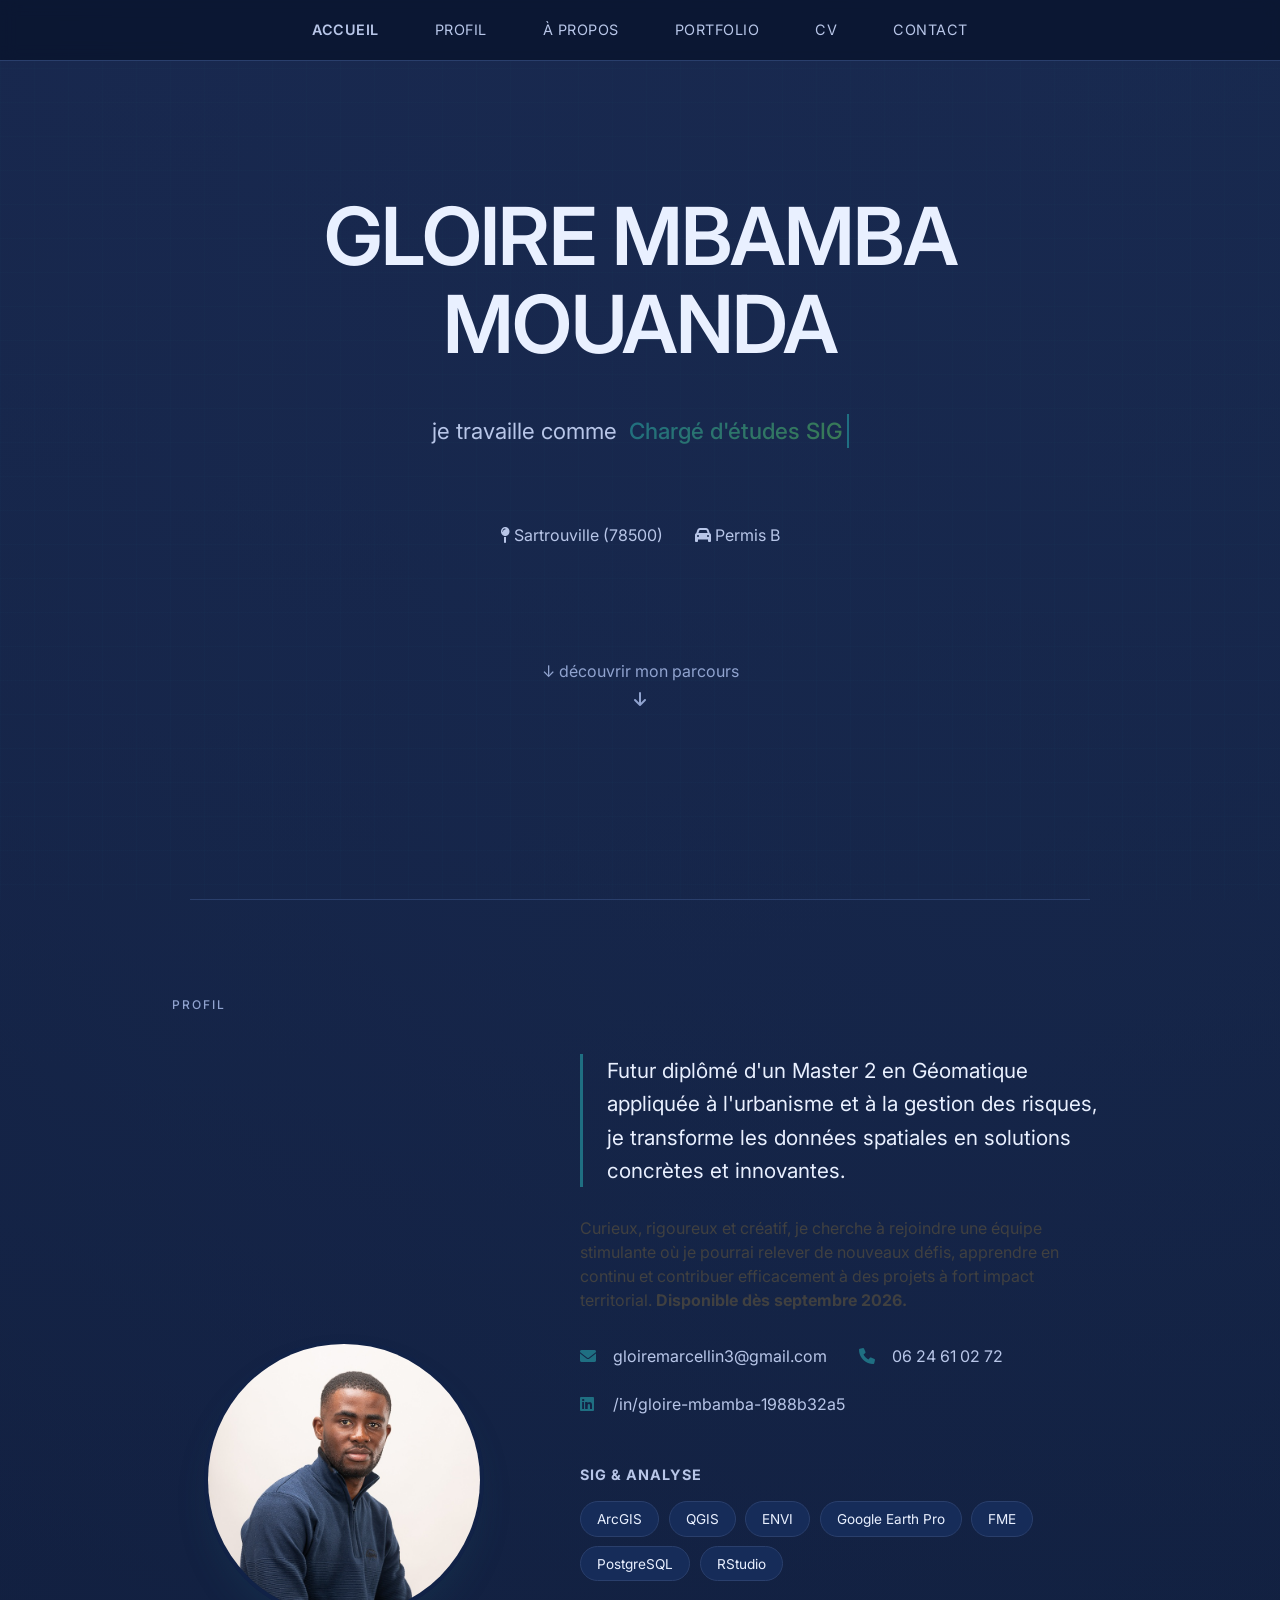
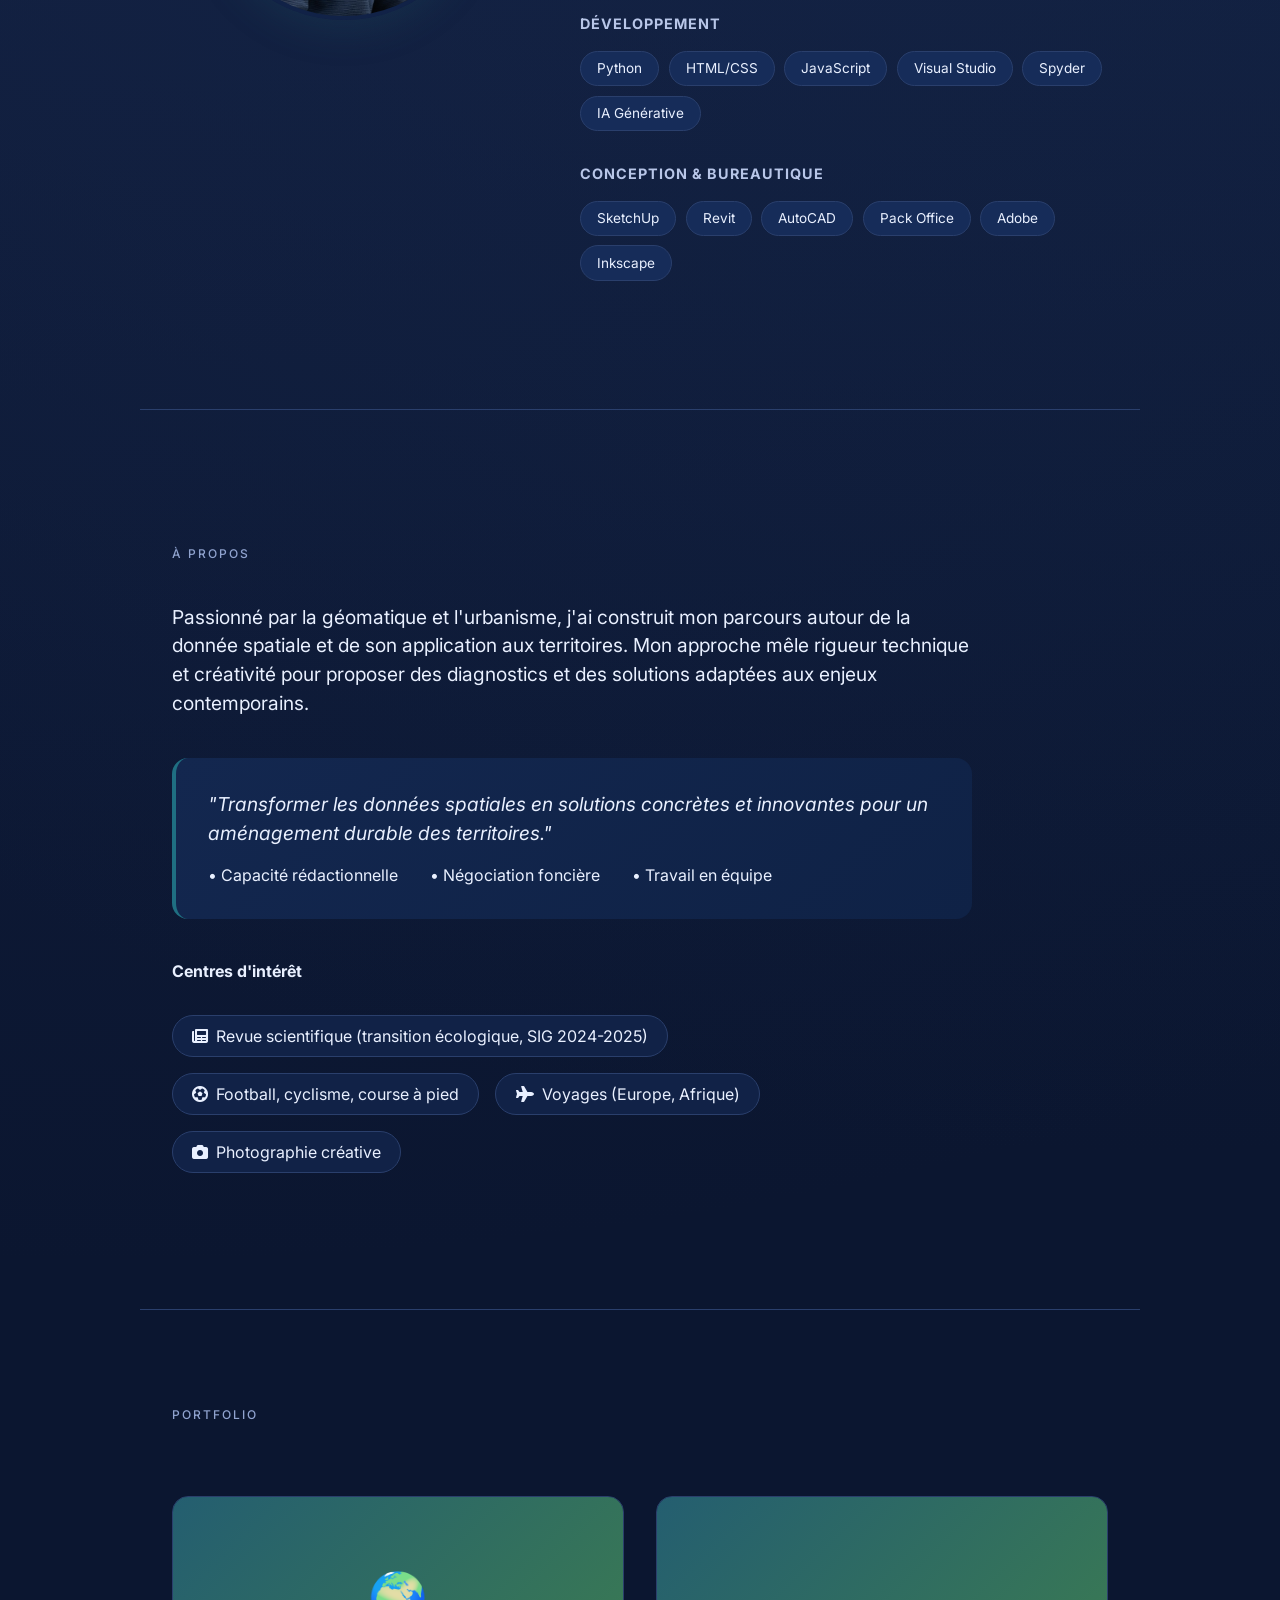
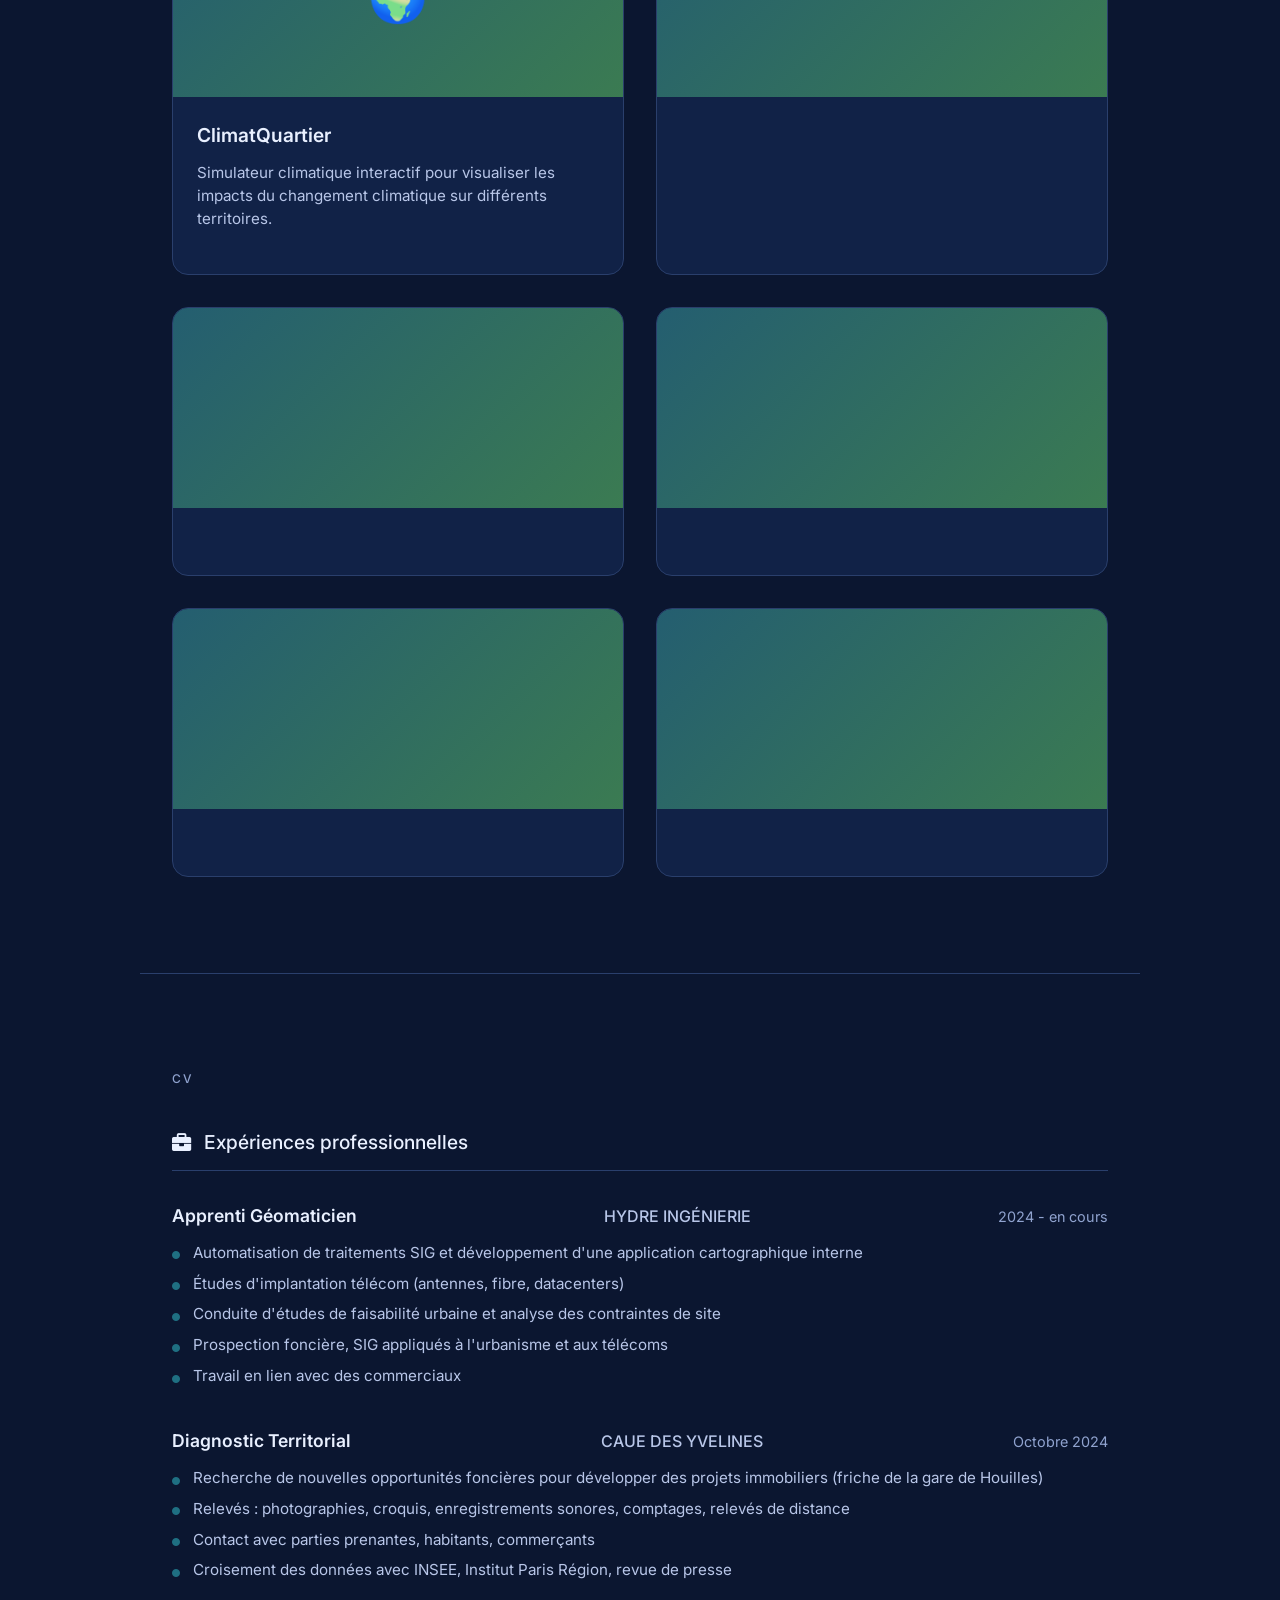
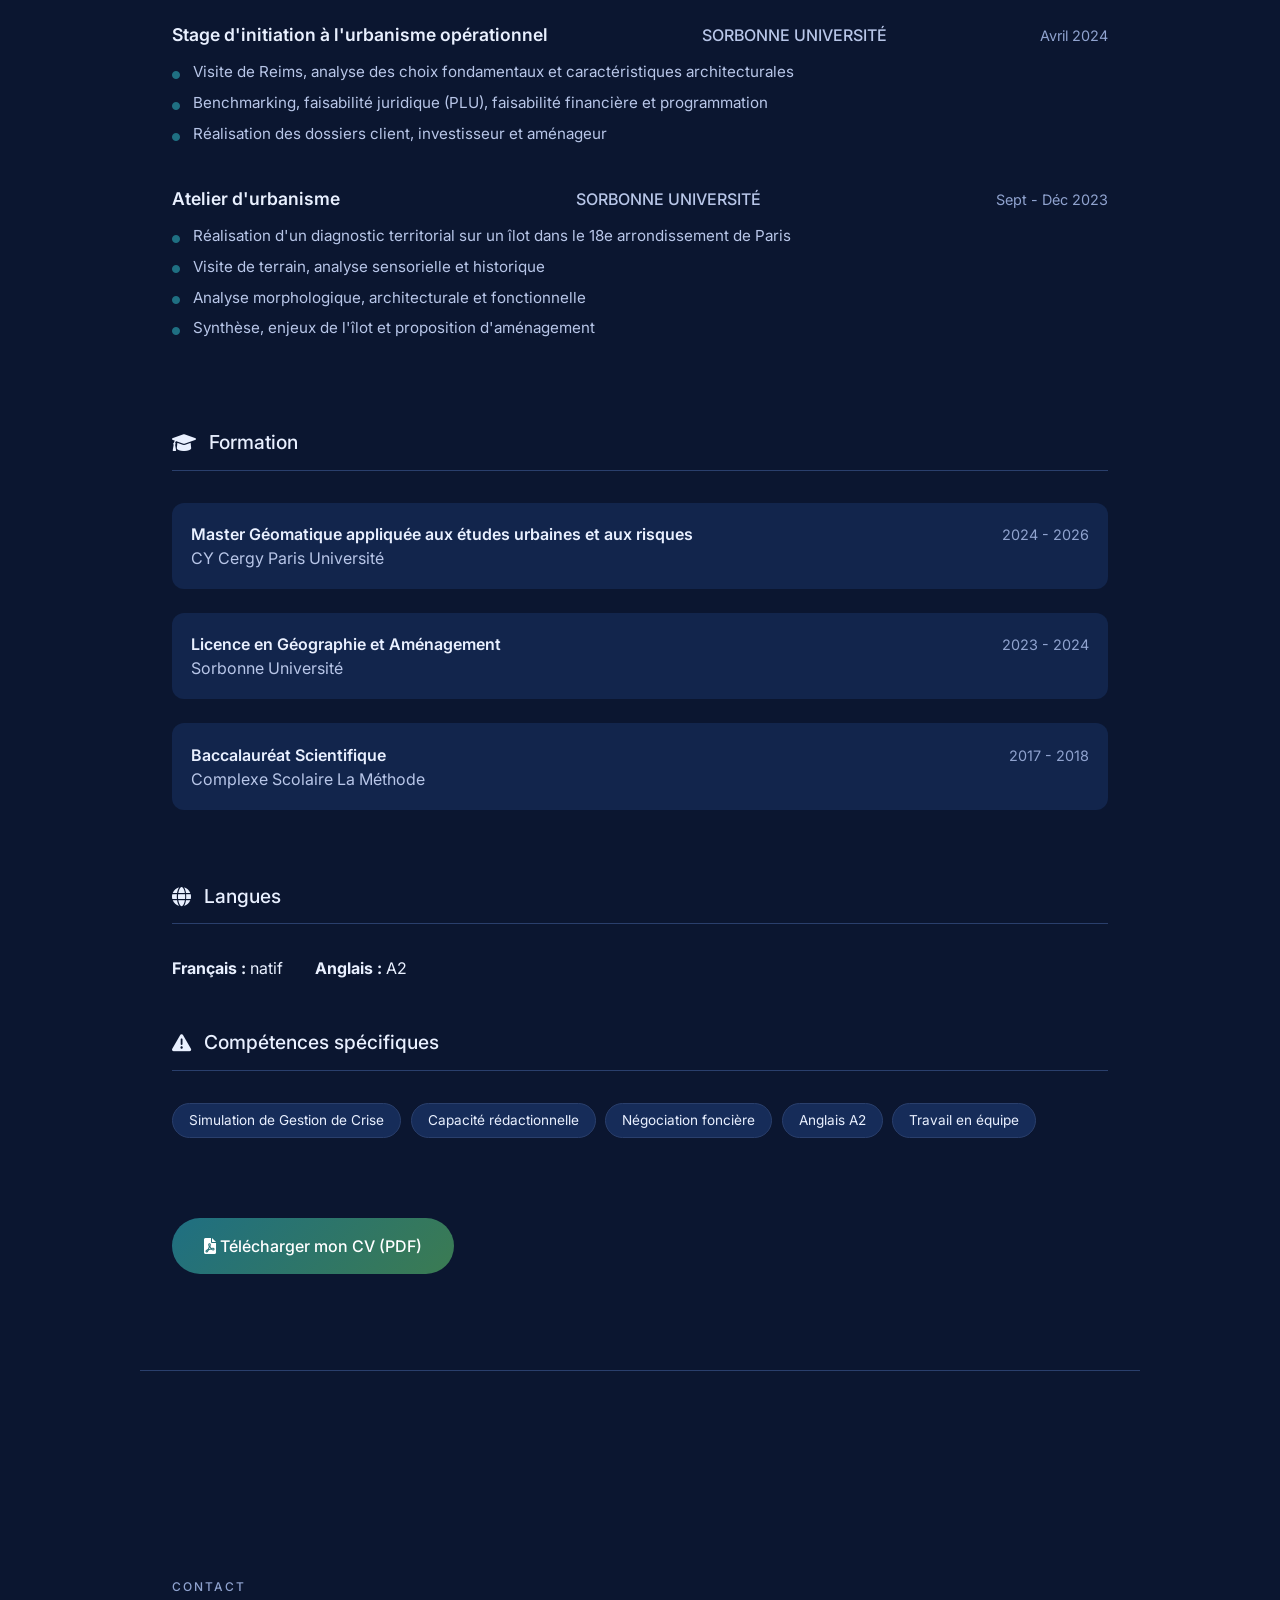
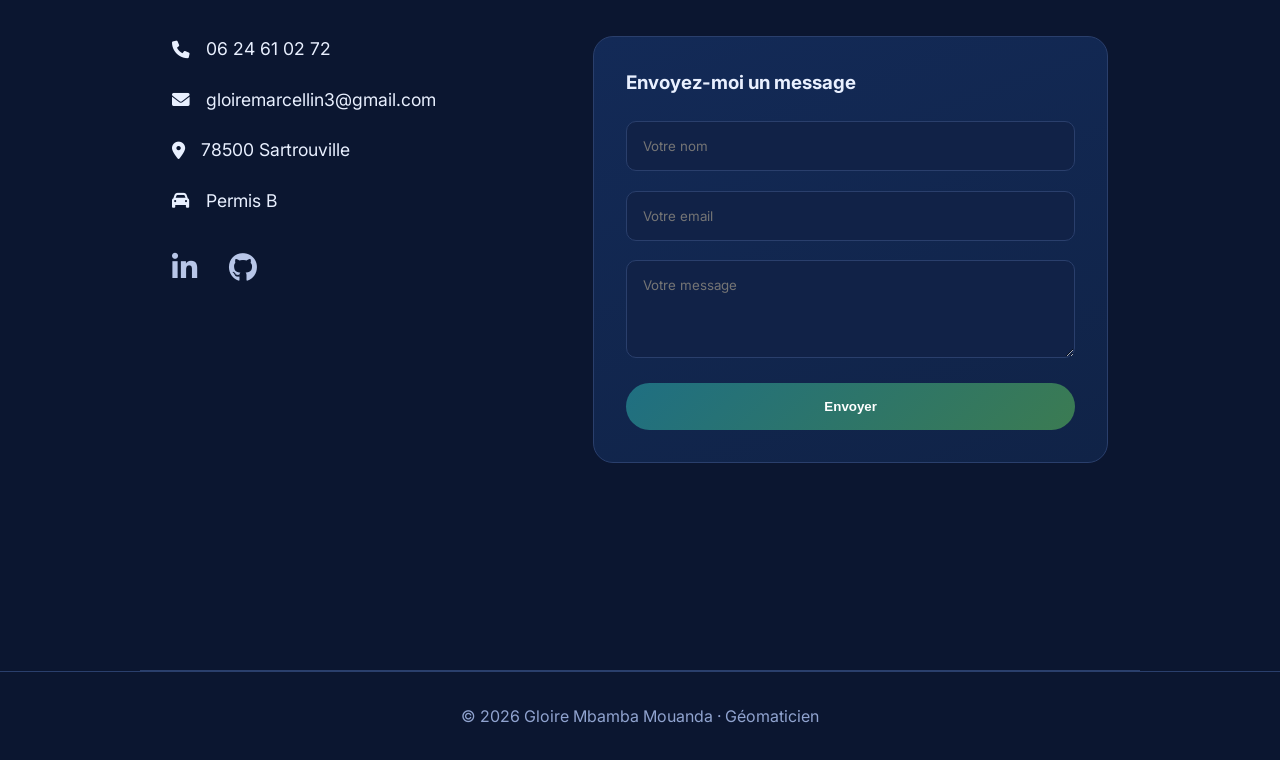
<file: index.htm>
﻿<!DOCTYPE html>
<html lang="fr">
<head>
    <meta charset="UTF-8">
    <meta name="viewport" content="width=device-width, initial-scale=1.0">
    <title>Gloire Mbamba · Géomaticien</title>
    <!-- Inter font -->
    <link rel="preconnect" href="https://fonts.googleapis.com">
    <link rel="preconnect" href="https://fonts.gstatic.com" crossorigin>
    <link href="https://fonts.googleapis.com/css2?family=Inter:opsz,wght@14..32,300;14..32,400;14..32,500;14..32,600;14..32,700&display=swap" rel="stylesheet">
    <!-- Font Awesome 6 -->
    <link rel="stylesheet" href="https://cdnjs.cloudflare.com/ajax/libs/font-awesome/6.0.0-beta3/css/all.min.css">
    <style>
* {
            margin: 0;
            padding: 0;
            box-sizing: border-box;
        }

        :root {
            --bg: #0b1630;
            --surface: #112247;
            --surface-soft: #162c59;
            --text: #e9f0ff;
            --text-soft: #b8c6e8;
            --muted: #90a3cf;
            --line: #2a3f6c;
            --accent: #1f6f82;
            --accent-soft: #2f8ea3;
            --accent-2: #3b7b52;
            --overlay: rgba(4, 10, 24, 0.72);
        }

        html {
            scroll-behavior: smooth;
            scroll-padding-top: 80px;
        }

        body {
            font-family: 'Inter', sans-serif;
            background: radial-gradient(circle at 10% -10%, #1a2a52 0%, transparent 45%),
                        radial-gradient(circle at 90% 0%, #15284b 0%, transparent 38%),
                        var(--bg);
            color: var(--text);
            line-height: 1.5;
            position: relative;
        }

        body::before {
            content: '';
            position: fixed;
            inset: 0;
            pointer-events: none;
            background-image: linear-gradient(rgba(31, 111, 130, 0.04) 1px, transparent 1px),
                              linear-gradient(90deg, rgba(31, 111, 130, 0.04) 1px, transparent 1px);
            background-size: 34px 34px;
            z-index: -1;
        }

        /* Menu exactement comme dans l'image */
        .navbar {
            position: fixed;
            top: 0;
            left: 0;
            width: 100%;
            background: rgba(11, 22, 48, 0.9);
            backdrop-filter: blur(8px);
            border-bottom: 1px solid var(--line);
            z-index: 1000;
            padding: 1.2rem 0;
        }

        .nav-container {
            max-width: 800px;
            margin: 0 auto;
            display: flex;
            justify-content: center;
            align-items: center;
            gap: 3.5rem;
            font-size: 0.9rem;
            font-weight: 500;
            letter-spacing: 0.5px;
            text-transform: uppercase;
        }

        .nav-container a {
            text-decoration: none;
            color: var(--text-soft);
            transition: color 0.2s;
            position: relative;
        }

        .nav-container a::after {
            content: '';
            position: absolute;
            bottom: -6px;
            left: 0;
            width: 0;
            height: 1.5px;
            background: var(--accent);
            transition: width 0.2s;
        }

        .nav-container a:hover::after {
            width: 100%;
        }

        .nav-container a:hover {
            color: var(--text);
        }

        /* Hamburger menu */
        .hamburger {
            display: none;
            flex-direction: column;
            cursor: pointer;
            gap: 6px;
            background: none;
            border: none;
            padding: 0;
        }

        .hamburger span {
            width: 25px;
            height: 2.5px;
            background: var(--text);
            border-radius: 3px;
            transition: all 0.3s;
        }

        .hamburger.active span:nth-child(1) {
            transform: rotate(45deg) translate(10px, 10px);
        }

        .hamburger.active span:nth-child(2) {
            opacity: 0;
        }

        .hamburger.active span:nth-child(3) {
            transform: rotate(-45deg) translate(7px, -7px);
        }

        /* Sections */
        section {
            max-width: 1000px;
            margin: 0 auto;
            padding: 6rem 2rem;
            min-height: 100vh;
            display: flex;
            flex-direction: column;
            justify-content: center;
            border-bottom: 1px solid var(--line);
        }

        .section-label {
            text-transform: uppercase;
            font-size: 0.75rem;
            letter-spacing: 2px;
            color: var(--muted);
            margin-bottom: 2.5rem;
            font-weight: 500;
        }

        /* Hero avec texte défilant */
        .hero {
            text-align: center;
            max-width: 900px;
            margin: 0 auto;
        }

        .hero h1 {
            font-size: clamp(2.8rem, 8vw, 5rem);
            font-weight: 600;
            letter-spacing: -0.02em;
            color: var(--text);
            margin-bottom: 1.2rem;
            line-height: 1.1;
        }

        /* Conteneur du texte animé */
        .animated-roles {
            height: 3.5rem;
            margin: 1rem auto 2rem;
            display: flex;
            align-items: center;
            justify-content: center;
            font-size: 1.4rem;
            font-weight: 400;
            color: var(--text-soft);
        }

        #changing-word {
            background: linear-gradient(135deg, var(--accent), var(--accent-2));
            -webkit-background-clip: text;
            -webkit-text-fill-color: transparent;
            background-clip: text;
            font-weight: 500;
            margin-left: 8px;
            padding: 0 4px;
            border-right: 2px solid var(--accent);
            animation: blinkCursor 0.8s infinite;
        }

        @keyframes blinkCursor {
            0%, 100% { border-color: var(--accent); }
            50% { border-color: transparent; }
        }

        .location {
            display: flex;
            align-items: center;
            justify-content: center;
            gap: 2rem;
            color: var(--text-soft);
            margin: 2rem 0 3rem;
            font-size: 1rem;
        }

        .scroll-hint {
            margin-top: 4rem;
            color: var(--muted);
            display: flex;
            flex-direction: column;
            align-items: center;
            gap: 0.5rem;
            animation: bounce 2s infinite;
        }

        @keyframes bounce {
            0%, 20%, 50%, 80%, 100% {transform: translateY(0);}
            40% {transform: translateY(-8px);}
            60% {transform: translateY(-4px);}
        }

        /* Profil */
        .profil-container {
            display: flex;
            flex-wrap: wrap;
            gap: 4rem;
            align-items: center;
        }

        .profil-image {
            flex: 1 1 280px;
            text-align: center;
        }

        .profil-image img {
            width: 280px;
            height: 280px;
            border-radius: 50%;
            object-fit: cover;
            border: 4px solid var(--surface);
            box-shadow: 0 20px 35px -8px rgba(30, 85, 98, 0.22);
        }

        .profil-texte {
            flex: 2 1 400px;
        }

        .profil-texte .accroche {
            font-size: 1.3rem;
            font-weight: 400;
            color: var(--text);
            margin-bottom: 1.8rem;
            line-height: 1.6;
            border-left: 3px solid var(--accent);
            padding-left: 1.5rem;
        }

        .profil-infos {
            display: flex;
            flex-wrap: wrap;
            gap: 1.5rem 2rem;
            margin: 2rem 0;
        }

        .profil-infos div {
            display: flex;
            align-items: center;
            gap: 0.8rem;
            color: var(--text-soft);
        }

        .profil-infos i {
            width: 20px;
            color: var(--accent);
        }

        /* Compétences en tags */
        .competences-section {
            margin-top: 3rem;
        }

        .competences-category {
            margin-bottom: 2rem;
        }

        .competences-category h4 {
            font-size: 0.9rem;
            text-transform: uppercase;
            letter-spacing: 1px;
            color: var(--text-soft);
            margin-bottom: 1rem;
        }

        .tags {
            display: flex;
            flex-wrap: wrap;
            gap: 0.6rem;
        }

        .tag {
            background: var(--surface-soft);
            padding: 0.4rem 1rem;
            border-radius: 30px;
            font-size: 0.85rem;
            color: var(--text);
            border: 1px solid var(--line);
        }

        /* À propos */
        .about-text {
            max-width: 800px;
        }

        .about-text p {
            font-size: 1.2rem;
            margin-bottom: 2rem;
            color: var(--text);
        }

        .values-box {
            background: linear-gradient(140deg, #13274f 0%, #0f2246 100%);
            padding: 2rem;
            border-radius: 16px;
            margin: 2.5rem 0;
            border-left: 4px solid var(--accent);
        }

        .hobbies {
            display: flex;
            flex-wrap: wrap;
            gap: 1rem;
            margin-top: 2rem;
        }

        .hobby {
            background: var(--surface);
            padding: 0.5rem 1.2rem;
            border-radius: 30px;
            border: 1px solid var(--line);
            display: flex;
            align-items: center;
            gap: 0.5rem;
        }

        /* Portfolio */
        .portfolio-grid {
            display: grid;
            grid-template-columns: repeat(auto-fit, minmax(300px, 1fr));
            gap: 2rem;
            margin-top: 2rem;
        }

        .portfolio-card {
            background: #112247;
            border-radius: 16px;
            overflow: hidden;
            border: 1px solid var(--line);
            transition: transform 0.3s, box-shadow 0.3s;
            cursor: pointer;
        }

        .portfolio-card:hover {
            transform: translateY(-8px);
            box-shadow: 0 14px 32px rgba(31, 111, 130, 0.18);
        }

        .portfolio-card-image {
            width: 100%;
            height: 200px;
            background: linear-gradient(135deg, #245e70, #3b7b52);
            display: flex;
            align-items: center;
            justify-content: center;
            font-size: 3rem;
            color: white;
        }

        .portfolio-card-content {
            padding: 1.5rem;
        }

        .portfolio-card-title {
            font-size: 1.2rem;
            font-weight: 600;
            margin-bottom: 0.8rem;
            color: var(--text);
        }

        .portfolio-card-desc {
            color: var(--text-soft);
            font-size: 0.95rem;
            margin-bottom: 1.2rem;
            line-height: 1.5;
        }

        .portfolio-card-tags {
            display: flex;
            flex-wrap: wrap;
            gap: 0.5rem;
        }

        .portfolio-tag {
            background: var(--surface);
            padding: 0.3rem 0.8rem;
            border-radius: 20px;
            font-size: 0.8rem;
            color: var(--text-soft);
            border: 1px solid var(--line);
        }

        /* Modal */
        .modal {
            display: none;
            position: fixed;
            top: 0;
            left: 0;
            width: 100%;
            height: 100%;
            background: var(--overlay);
            z-index: 2000;
            align-items: center;
            justify-content: center;
            padding: 2rem;
        }

        .modal.active {
            display: flex;
        }

        .modal-content {
            background: var(--surface);
            border-radius: 20px;
            padding: 2.5rem;
            max-width: 700px;
            max-height: 90vh;
            overflow-y: auto;
            position: relative;
            animation: slideUp 0.3s ease-out;
        }

        @keyframes slideUp {
            from {
                opacity: 0;
                transform: translateY(30px);
            }
            to {
                opacity: 1;
                transform: translateY(0);
            }
        }

        .modal-close {
            position: absolute;
            top: 1.5rem;
            right: 1.5rem;
            background: none;
            border: none;
            font-size: 1.8rem;
            color: var(--text-soft);
            cursor: pointer;
            transition: color 0.2s;
        }

        .modal-close:hover {
            color: var(--text);
        }

        .modal-header {
            margin-bottom: 1.5rem;
            padding-right: 2rem;
        }

        .modal-header h2 {
            font-size: 1.8rem;
            margin-bottom: 0.5rem;
            color: var(--text);
        }

        .modal-header p {
            color: var(--text-soft);
            font-size: 0.95rem;
        }

        .modal-section {
            margin-bottom: 2rem;
        }

        .modal-section h3 {
            font-size: 1.1rem;
            font-weight: 600;
            margin-bottom: 0.8rem;
            color: var(--text);
        }

        .modal-section p {
            color: var(--text-soft);
            line-height: 1.6;
            margin-bottom: 0.8rem;
        }

        .modal-section ul {
            list-style: none;
            padding-left: 0;
        }

        .modal-section li {
            color: var(--text-soft);
            margin-bottom: 0.6rem;
            display: flex;
            gap: 0.8rem;
            align-items: flex-start;
        }

        .modal-section li:before {
            content: "▪";
            color: var(--accent);
            font-weight: bold;
            margin-right: 0.4rem;
        }

        .modal-tags {
            display: flex;
            flex-wrap: wrap;
            gap: 0.5rem;
        }

        .modal-tag {
            background: var(--surface-soft);
            padding: 0.4rem 1rem;
            border-radius: 20px;
            font-size: 0.8rem;
            color: var(--text-soft);
            border: 1px solid var(--line);
        }

        .modal-link {
            display: inline-block;
            margin-top: 1.5rem;
            background: linear-gradient(135deg, var(--accent), var(--accent-2));
            color: white;
            padding: 0.8rem 1.5rem;
            border-radius: 30px;
            text-decoration: none;
            font-weight: 500;
            transition: background 0.2s;
        }

        .modal-link:hover {
            filter: brightness(0.95);
        }

        /* Section CV - ultra complète */
        .cv-grid {
            display: flex;
            flex-direction: column;
            gap: 3rem;
        }

        .cv-part h3 {
            font-size: 1.2rem;
            font-weight: 500;
            margin-bottom: 2rem;
            display: flex;
            align-items: center;
            gap: 0.8rem;
            color: var(--text);
            border-bottom: 1px solid var(--line);
            padding-bottom: 0.8rem;
        }

        .exp-item {
            margin-bottom: 2.5rem;
        }

        .exp-header {
            display: flex;
            flex-wrap: wrap;
            justify-content: space-between;
            align-items: baseline;
            margin-bottom: 0.8rem;
        }

        .exp-title {
            font-weight: 600;
            font-size: 1.1rem;
        }

        .exp-company {
            color: var(--text-soft);
            font-weight: 500;
        }

        .exp-date {
            color: var(--muted);
            font-size: 0.9rem;
        }

        .exp-desc {
            list-style: none;
            margin-top: 0.8rem;
        }

        .exp-desc li {
            margin-bottom: 0.5rem;
            display: flex;
            gap: 0.8rem;
            align-items: flex-start;
            color: var(--text-soft);
            font-size: 0.95rem;
        }

        .exp-desc i {
            font-size: 0.5rem;
            margin-top: 0.6rem;
            color: var(--accent);
        }

        .formation-item {
            display: flex;
            flex-wrap: wrap;
            justify-content: space-between;
            align-items: baseline;
            margin-bottom: 1.5rem;
            padding: 1.2rem;
            background: #12254c;
            border-radius: 12px;
        }

        .formation-diplome {
            font-weight: 600;
        }

        .formation-ecole {
            color: var(--text-soft);
        }

        .btn-cv {
            display: inline-block;
            margin-top: 2rem;
            background: linear-gradient(135deg, var(--accent), var(--accent-2));
            color: white;
            padding: 1rem 2rem;
            border-radius: 40px;
            text-decoration: none;
            font-weight: 500;
            transition: background 0.2s;
            align-self: flex-start;
            border: none;
            font-size: 1rem;
            cursor: pointer;
        }

        .btn-cv:hover {
            filter: brightness(0.95);
        }

        /* Contact */
        .contact-row {
            display: flex;
            flex-wrap: wrap;
            gap: 4rem;
        }

        .contact-info {
            flex: 1 1 300px;
        }

        .contact-item {
            display: flex;
            align-items: center;
            gap: 1rem;
            margin-bottom: 1.5rem;
            font-size: 1.1rem;
        }

        .social-links {
            display: flex;
            gap: 2rem;
            margin: 2rem 0;
        }

        .social-links a {
            color: var(--text-soft);
            font-size: 1.8rem;
            transition: color 0.2s;
        }

        .social-links a:hover {
            color: var(--accent);
        }

        .contact-form {
            flex: 2 1 400px;
            background: linear-gradient(160deg, #132a57 0%, #102347 100%);
            padding: 2rem;
            border-radius: 20px;
            border: 1px solid var(--line);
        }

        .form-group {
            margin-bottom: 1.2rem;
        }

        input, textarea {
            width: 100%;
            padding: 1rem;
            border: 1px solid var(--line);
            border-radius: 10px;
            font-family: 'Inter', sans-serif;
            background: var(--surface);
        }

        input:focus, textarea:focus {
            outline: none;
            border-color: var(--accent);
            box-shadow: 0 0 0 3px rgba(31, 111, 130, 0.12);
        }

        button {
            background: linear-gradient(135deg, var(--accent), var(--accent-2));
            color: white;
            padding: 1rem;
            border: none;
            border-radius: 40px;
            font-weight: 600;
            cursor: pointer;
            width: 100%;
        }

        .footer {
            text-align: center;
            padding: 2rem;
            color: var(--muted);
            border-top: 1px solid var(--line);
        }

        @media (max-width: 800px) {
            .hamburger {
                display: flex;
            }

            .nav-container {
                display: none;
                position: absolute;
                top: 80px;
                left: 0;
                width: 100%;
                background: rgba(11, 22, 48, 0.98);
                flex-direction: column;
                gap: 0;
                padding: 1rem 0;
                border-bottom: 1px solid var(--line);
                z-index: 999;
            }

            .nav-container.open {
                display: flex;
            }

            .nav-container a {
                padding: 1rem 2rem;
                border-bottom: 1px solid #1f3560;
            }

            .nav-container a::after {
                display: none;
            }

            .animated-roles {
                font-size: 1.1rem;
                flex-wrap: wrap;
            }

            section {
                padding: 4rem 1.5rem;
                min-height: auto;
            }
        }
    </style>
</head>
<body>
    <!-- Menu exact comme demandé -->
    <nav class="navbar">
        <div style="max-width: 800px; margin: 0 auto; display: flex; justify-content: space-between; align-items: center; width: 100%; padding: 0 2rem;">
            <div class="nav-container">
                <a href="#accueil">ACCUEIL</a>
                <a href="#profil">PROFIL</a>
                <a href="#apropos">À PROPOS</a>
                <a href="#portfolio">PORTFOLIO</a>
                <a href="#cv">CV</a>
                <a href="#contact">CONTACT</a>
            </div>
            <button class="hamburger" id="hamburger" aria-label="Toggle menu">
                <span></span>
                <span></span>
                <span></span>
            </button>
        </div>
    </nav>

    <!-- ACCUEIL avec texte défilant -->
    <section id="accueil" class="hero">
        <h1>GLOIRE MBAMBA MOUANDA</h1>
        
        <!-- Texte animé -->
        <div class="animated-roles">
            <span>je travaille comme</span>
            <span id="changing-word">Géomaticien</span>
        </div>

        <div class="location">
            <span><i class="fas fa-map-pin"></i> Sartrouville (78500)</span>
            <span><i class="fas fa-car"></i> Permis B</span>
        </div>

        <div class="scroll-hint">
            <span>↓ découvrir mon parcours</span>
            <i class="fas fa-arrow-down"></i>
        </div>
    </section>

    <!-- PROFIL -->
    <section id="profil">
        <div class="section-label">PROFIL</div>
        <div class="profil-container">
            <div class="profil-image">
                <img src="images/photo.jpg" alt="Photo de profil de Gloire Mbamba">
            </div>
            <div class="profil-texte">
                <div class="accroche">
                    Futur diplômé d'un Master 2 en Géomatique appliquée à l'urbanisme et à la gestion des risques, je transforme les données spatiales en solutions concrètes et innovantes.
                </div>
                <p style="color: #404040;">Curieux, rigoureux et créatif, je cherche à rejoindre une équipe stimulante où je pourrai relever de nouveaux défis, apprendre en continu et contribuer efficacement à des projets à fort impact territorial. <strong>Disponible dès septembre 2026.</strong></p>
                
                <div class="profil-infos">
                    <div><i class="fas fa-envelope"></i> gloiremarcellin3@gmail.com</div>
                    <div><i class="fas fa-phone"></i> 06 24 61 02 72</div>
                    <div><i class="fab fa-linkedin"></i> /in/gloire-mbamba-1988b32a5</div>
                </div>

                <!-- Compétences intégrées dans Profil -->
                <div class="competences-section">
                    <div class="competences-category">
                        <h4>SIG & analyse</h4>
                        <div class="tags">
                            <span class="tag">ArcGIS</span>
                            <span class="tag">QGIS</span>
                            <span class="tag">ENVI</span>
                            <span class="tag">Google Earth Pro</span>
                            <span class="tag">FME</span>
                            <span class="tag">PostgreSQL</span>
                            <span class="tag">RStudio</span>
                        </div>
                    </div>
                    <div class="competences-category">
                        <h4>Développement</h4>
                        <div class="tags">
                            <span class="tag">Python</span>
                            <span class="tag">HTML/CSS</span>
                            <span class="tag">JavaScript</span>
                            <span class="tag">Visual Studio</span>
                            <span class="tag">Spyder</span>
                            <span class="tag">IA Générative</span>
                        </div>
                    </div>
                    <div class="competences-category">
                        <h4>Conception & bureautique</h4>
                        <div class="tags">
                            <span class="tag">SketchUp</span>
                            <span class="tag">Revit</span>
                            <span class="tag">AutoCAD</span>
                            <span class="tag">Pack Office</span>
                            <span class="tag">Adobe</span>
                            <span class="tag">Inkscape</span>
                        </div>
                    </div>
                </div>
            </div>
        </div>
    </section>

    <!-- À PROPOS -->
    <section id="apropos">
        <div class="section-label">À PROPOS</div>
        <div class="about-text">
            <p>Passionné par la géomatique et l'urbanisme, j'ai construit mon parcours autour de la donnée spatiale et de son application aux territoires. Mon approche mêle rigueur technique et créativité pour proposer des diagnostics et des solutions adaptées aux enjeux contemporains.</p>
            
            <div class="values-box">
                <p style="font-style: italic; margin-bottom: 1rem;">"Transformer les données spatiales en solutions concrètes et innovantes pour un aménagement durable des territoires."</p>
                <div style="display: flex; gap: 2rem; flex-wrap: wrap;">
                    <span>• Capacité rédactionnelle</span>
                    <span>• Négociation foncière</span>
                    <span>• Travail en équipe</span>
                </div>
            </div>

            <h4 style="margin-bottom: 1rem;">Centres d'intérêt</h4>
            <div class="hobbies">
                <span class="hobby"><i class="fas fa-newspaper"></i> Revue scientifique (transition écologique, SIG 2024-2025)</span>
                <span class="hobby"><i class="fas fa-futbol"></i> Football, cyclisme, course à pied</span>
                <span class="hobby"><i class="fas fa-plane"></i> Voyages (Europe, Afrique)</span>
                <span class="hobby"><i class="fas fa-camera"></i> Photographie créative</span>
            </div>
        </div>
    </section>

    <!-- PORTFOLIO -->
    <section id="portfolio">
        <div class="section-label">PORTFOLIO</div>
        <div class="portfolio-grid">
            <!-- Carte 1 : ClimatQuartier -->
            <div class="portfolio-card" onclick="openModal('climatquartier')" style="cursor: pointer;">
                <div class="portfolio-card-image">🌍</div>
                <div class="portfolio-card-content">
                    <div class="portfolio-card-title">ClimatQuartier</div>
                    <div class="portfolio-card-desc">Simulateur climatique interactif pour visualiser les impacts du changement climatique sur différents territoires.</div>
                    <div class="portfolio-card-tags">
                    </div>
                </div>
            </div>

            <!-- Carte 2 -->
            <div class="portfolio-card">
                <div class="portfolio-card-image"></div>
                <div class="portfolio-card-content">
                    <div class="portfolio-card-title"></div>
                    <div class="portfolio-card-desc"></div>
                    <div class="portfolio-card-tags">
                    </div>
                </div>
            </div>

            <!-- Carte 3 -->
            <div class="portfolio-card">
                <div class="portfolio-card-image"></div>
                <div class="portfolio-card-content">
                    <div class="portfolio-card-title"></div>
                    <div class="portfolio-card-desc"></div>
                    <div class="portfolio-card-tags">
                    </div>
                </div>
            </div>

            <!-- Carte 4 -->
            <div class="portfolio-card">
                <div class="portfolio-card-image"></div>
                <div class="portfolio-card-content">
                    <div class="portfolio-card-title"></div>
                    <div class="portfolio-card-desc"></div>
                    <div class="portfolio-card-tags">
                    </div>
                </div>
            </div>

            <!-- Carte 5 -->
            <div class="portfolio-card">
                <div class="portfolio-card-image"></div>
                <div class="portfolio-card-content">
                    <div class="portfolio-card-title"></div>
                    <div class="portfolio-card-desc"></div>
                    <div class="portfolio-card-tags">
                    </div>
                </div>
            </div>

            <!-- Carte 6 -->
            <div class="portfolio-card">
                <div class="portfolio-card-image"></div>
                <div class="portfolio-card-content">
                    <div class="portfolio-card-title"></div>
                    <div class="portfolio-card-desc"></div>
                    <div class="portfolio-card-tags">
                    </div>
                </div>
            </div>
        </div>
    </section>

    <!-- Modal ClimatQuartier -->
    <div id="climatquartier-modal" class="modal">
        <div class="modal-content">
            <button class="modal-close" onclick="closeModal('climatquartier')">✕</button>
            
            <div class="modal-header">
                <h2>ClimatQuartier</h2>
                <p>Simulateur de climat futur - Projet collectif de gestion de projet</p>
            </div>

            <div class="modal-section">
                <h3>À propos du projet</h3>
                <p>ClimatQuartier est une application web interactive développée en groupe dans le cadre d'un cours de gestion de projet. Cette plateforme innovative permet de simuler et visualiser l'évolution du climat futur sur différents territoires français.</p>
            </div>

            <div class="modal-section">
                <h3>Fonctionnalités principales</h3>
                <ul>
                    <li>Simulation climatique multi-horizons temporels (2030, 2050, 2100)</li>
                    <li>Paramètres d'adaptation urbaine ajustables (arbres, espaces verts, densité, perméabilité)</li>
                    <li>Comparaison de 3 communes différentes (Cergy, Annecy, Saint-Malo)</li>
                    <li>Visualisation cartographique interactive avec données en temps réel</li>
                    <li>Scénarios climatiques modulés (Modéré SSP2-4.5, Extrême SSP5-8.5)</li>
                    <li>Export des résultats en PDF</li>
                </ul>
            </div>

            <div class="modal-section">
                <h3>Technologies utilisées</h3>
                <div class="modal-tags">
                    <span class="modal-tag">JavaScript</span>
                    <span class="modal-tag">HTML/CSS</span>
                    <span class="modal-tag">Cartographie</span>
                    <span class="modal-tag">Données climatiques</span>
                    <span class="modal-tag">Vercel</span>
                </div>
            </div>

            <div class="modal-section">
                <h3>Mon rôle</h3>
                <p>Contribution active au projet collectif : développement frontend, intégration des données climatiques, conception de l'interface utilisateur et gestion du versioning.</p>
            </div>

            <a href="https://climat-quartier.vercel.app/index.html" target="_blank" class="modal-link">Découvrir l'application →</a>
        </div>
    </div>

    <!-- CV complet avec TOUTES les informations -->
    <section id="cv">
        <div class="section-label">CV</div>
        <div class="cv-grid">
            <!-- Expériences professionnelles -->
            <div class="cv-part">
                <h3><i class="fas fa-briefcase"></i> Expériences professionnelles</h3>
                
                <div class="exp-item">
                    <div class="exp-header">
                        <span class="exp-title">Apprenti Géomaticien</span>
                        <span class="exp-company">HYDRE INGÉNIERIE</span>
                        <span class="exp-date">2024 - en cours</span>
                    </div>
                    <ul class="exp-desc">
                        <li><i class="fas fa-circle"></i> Automatisation de traitements SIG et développement d'une application cartographique interne</li>
                        <li><i class="fas fa-circle"></i> Études d'implantation télécom (antennes, fibre, datacenters)</li>
                        <li><i class="fas fa-circle"></i> Conduite d'études de faisabilité urbaine et analyse des contraintes de site</li>
                        <li><i class="fas fa-circle"></i> Prospection foncière, SIG appliqués à l'urbanisme et aux télécoms</li>
                        <li><i class="fas fa-circle"></i> Travail en lien avec des commerciaux</li>
                    </ul>
                </div>

                <div class="exp-item">
                    <div class="exp-header">
                        <span class="exp-title">Diagnostic Territorial</span>
                        <span class="exp-company">CAUE DES YVELINES</span>
                        <span class="exp-date">Octobre 2024</span>
                    </div>
                    <ul class="exp-desc">
                        <li><i class="fas fa-circle"></i> Recherche de nouvelles opportunités foncières pour développer des projets immobiliers (friche de la gare de Houilles)</li>
                        <li><i class="fas fa-circle"></i> Relevés : photographies, croquis, enregistrements sonores, comptages, relevés de distance</li>
                        <li><i class="fas fa-circle"></i> Contact avec parties prenantes, habitants, commerçants</li>
                        <li><i class="fas fa-circle"></i> Croisement des données avec INSEE, Institut Paris Région, revue de presse</li>
                    </ul>
                </div>

                <div class="exp-item">
                    <div class="exp-header">
                        <span class="exp-title">Stage d'initiation à l'urbanisme opérationnel</span>
                        <span class="exp-company">SORBONNE UNIVERSITÉ</span>
                        <span class="exp-date">Avril 2024</span>
                    </div>
                    <ul class="exp-desc">
                        <li><i class="fas fa-circle"></i> Visite de Reims, analyse des choix fondamentaux et caractéristiques architecturales</li>
                        <li><i class="fas fa-circle"></i> Benchmarking, faisabilité juridique (PLU), faisabilité financière et programmation</li>
                        <li><i class="fas fa-circle"></i> Réalisation des dossiers client, investisseur et aménageur</li>
                    </ul>
                </div>

                <div class="exp-item">
                    <div class="exp-header">
                        <span class="exp-title">Atelier d'urbanisme</span>
                        <span class="exp-company">SORBONNE UNIVERSITÉ</span>
                        <span class="exp-date">Sept - Déc 2023</span>
                    </div>
                    <ul class="exp-desc">
                        <li><i class="fas fa-circle"></i> Réalisation d'un diagnostic territorial sur un îlot dans le 18e arrondissement de Paris</li>
                        <li><i class="fas fa-circle"></i> Visite de terrain, analyse sensorielle et historique</li>
                        <li><i class="fas fa-circle"></i> Analyse morphologique, architecturale et fonctionnelle</li>
                        <li><i class="fas fa-circle"></i> Synthèse, enjeux de l'îlot et proposition d'aménagement</li>
                    </ul>
                </div>
            </div>

            <!-- Formations -->
            <div class="cv-part">
                <h3><i class="fas fa-graduation-cap"></i> Formation</h3>
                
                <div class="formation-item">
                    <div>
                        <span class="formation-diplome">Master Géomatique appliquée aux études urbaines et aux risques</span>
                        <div class="formation-ecole">CY Cergy Paris Université</div>
                    </div>
                    <span class="exp-date">2024 - 2026</span>
                </div>

                <div class="formation-item">
                    <div>
                        <span class="formation-diplome">Licence en Géographie et Aménagement</span>
                        <div class="formation-ecole">Sorbonne Université</div>
                    </div>
                    <span class="exp-date">2023 - 2024</span>
                </div>

                <div class="formation-item">
                    <div>
                        <span class="formation-diplome">Baccalauréat Scientifique</span>
                        <div class="formation-ecole">Complexe Scolaire La Méthode</div>
                    </div>
                    <span class="exp-date">2017 - 2018</span>
                </div>
            </div>

            <!-- Langues & compétences supplémentaires -->
            <div class="cv-part">
                <h3><i class="fas fa-globe"></i> Langues</h3>
                <div style="display: flex; gap: 2rem; flex-wrap: wrap;">
                    <span><strong>Français :</strong> natif</span>
                    <span><strong>Anglais :</strong> A2</span>
                </div>
            </div>

            <!-- Simulation de gestion de crise (du CV) -->
            <div class="cv-part">
                <h3><i class="fas fa-exclamation-triangle"></i> Compétences spécifiques</h3>
                <div class="tags">
                    <span class="tag">Simulation de Gestion de Crise</span>
                    <span class="tag">Capacité rédactionnelle</span>
                    <span class="tag">Négociation foncière</span>
                    <span class="tag">Anglais A2</span>
                    <span class="tag">Travail en équipe</span>
                </div>
            </div>

            <a href="documents/CV_Géomaticien_Gloire_Mbamba.pdf" class="btn-cv" download="CV_Gloire_Mbamba.pdf"><i class="fas fa-file-pdf"></i> Télécharger mon CV (PDF)</a>
        </div>
    </section>

    <!-- CONTACT -->
    <section id="contact">
        <div class="section-label">CONTACT</div>
        <div class="contact-row">
            <div class="contact-info">
                <div class="contact-item"><i class="fas fa-phone"></i> 06 24 61 02 72</div>
                <div class="contact-item"><i class="fas fa-envelope"></i> gloiremarcellin3@gmail.com</div>
                <div class="contact-item"><i class="fas fa-map-marker-alt"></i> 78500 Sartrouville</div>
                <div class="contact-item"><i class="fas fa-car"></i> Permis B</div>
                
                <div class="social-links">
                    <a href="https://www.linkedin.com/in/gloire-mbamba-1988b32a5" target="_blank"><i class="fab fa-linkedin-in"></i></a>
                    <a href="#" target="_blank"><i class="fab fa-github"></i></a>
                </div>
            </div>

            <form class="contact-form" action="https://formsubmit.co/gloiremarcellin3@gmail.com" method="POST">
                <h3 style="margin-bottom: 1.5rem;">Envoyez-moi un message</h3>
                <input type="hidden" name="_subject" value="Nouveau message depuis votre portfolio">
                <input type="hidden" name="_captcha" value="false">
                <input type="hidden" name="_next" value="./index.htm#contact">
                <div class="form-group">
                    <input type="text" name="name" placeholder="Votre nom" required>
                </div>
                <div class="form-group">
                    <input type="email" name="email" placeholder="Votre email" required>
                </div>
                <div class="form-group">
                    <textarea rows="4" name="message" placeholder="Votre message" required></textarea>
                </div>
                <button type="submit">Envoyer</button>
            </form>
        </div>
    </section>

    <footer class="footer">
        © 2026 Gloire Mbamba Mouanda · Géomaticien
    </footer>

    <!-- Script pour le texte défilant -->
    <script>
const roles = [
            "Géomaticien",
            "Chargé d'études SIG",
            "Analyste territorial",
            "Urbaniste data",
            "Chef de projet géomatique",
            "Consultant en systèmes d'information géographique"
        ];
        
        let index = 0;
        const wordElement = document.getElementById('changing-word');
        
        function changeWord() {
            index = (index + 1) % roles.length;
            wordElement.style.opacity = '0';
            setTimeout(() => {
                wordElement.textContent = roles[index];
                wordElement.style.opacity = '1';
            }, 200);
        }
        
        setInterval(changeWord, 2000);

        // Hamburger menu toggle
        const hamburger = document.getElementById('hamburger');
        const navContainer = document.querySelector('.nav-container');
        const navLinks = document.querySelectorAll('.nav-container a');

        hamburger.addEventListener('click', () => {
            hamburger.classList.toggle('active');
            navContainer.classList.toggle('open');
        });

        // Fermer le menu au clic sur un lien
        navLinks.forEach(link => {
            link.addEventListener('click', () => {
                hamburger.classList.remove('active');
                navContainer.classList.remove('open');
            });
        });

        // Menu actif au scroll
        const sections = document.querySelectorAll('section');

        window.addEventListener('scroll', () => {
            let current = '';
            sections.forEach(section => {
                const sectionTop = section.offsetTop;
                const sectionHeight = section.clientHeight;
                if (scrollY >= (sectionTop - 150)) {
                    current = section.getAttribute('id');
                }
            });

            navLinks.forEach(link => {
                link.style.fontWeight = '400';
                if (link.getAttribute('href').includes(current)) {
                    link.style.fontWeight = '600';
                }
            });
        });

        // Modal functions
        function openModal(projectId) {
            const modal = document.getElementById(projectId + '-modal');
            if (modal) {
                modal.classList.add('active');
                document.body.style.overflow = 'hidden';
            }
        }

        function closeModal(projectId) {
            const modal = document.getElementById(projectId + '-modal');
            if (modal) {
                modal.classList.remove('active');
                document.body.style.overflow = 'auto';
            }
        }

        // Fermer modal au clic en dehors
        document.querySelectorAll('.modal').forEach(modal => {
            modal.addEventListener('click', (e) => {
                if (e.target === modal) {
                    const projectId = modal.id.replace('-modal', '');
                    closeModal(projectId);
                }
            });
        });

        // Fermer modal à la touche Escape
        document.addEventListener('keydown', (e) => {
            if (e.key === 'Escape') {
                document.querySelectorAll('.modal.active').forEach(modal => {
                    const projectId = modal.id.replace('-modal', '');
                    closeModal(projectId);
                });
            }
        });
    </script>
</body>
</html>
</file>
